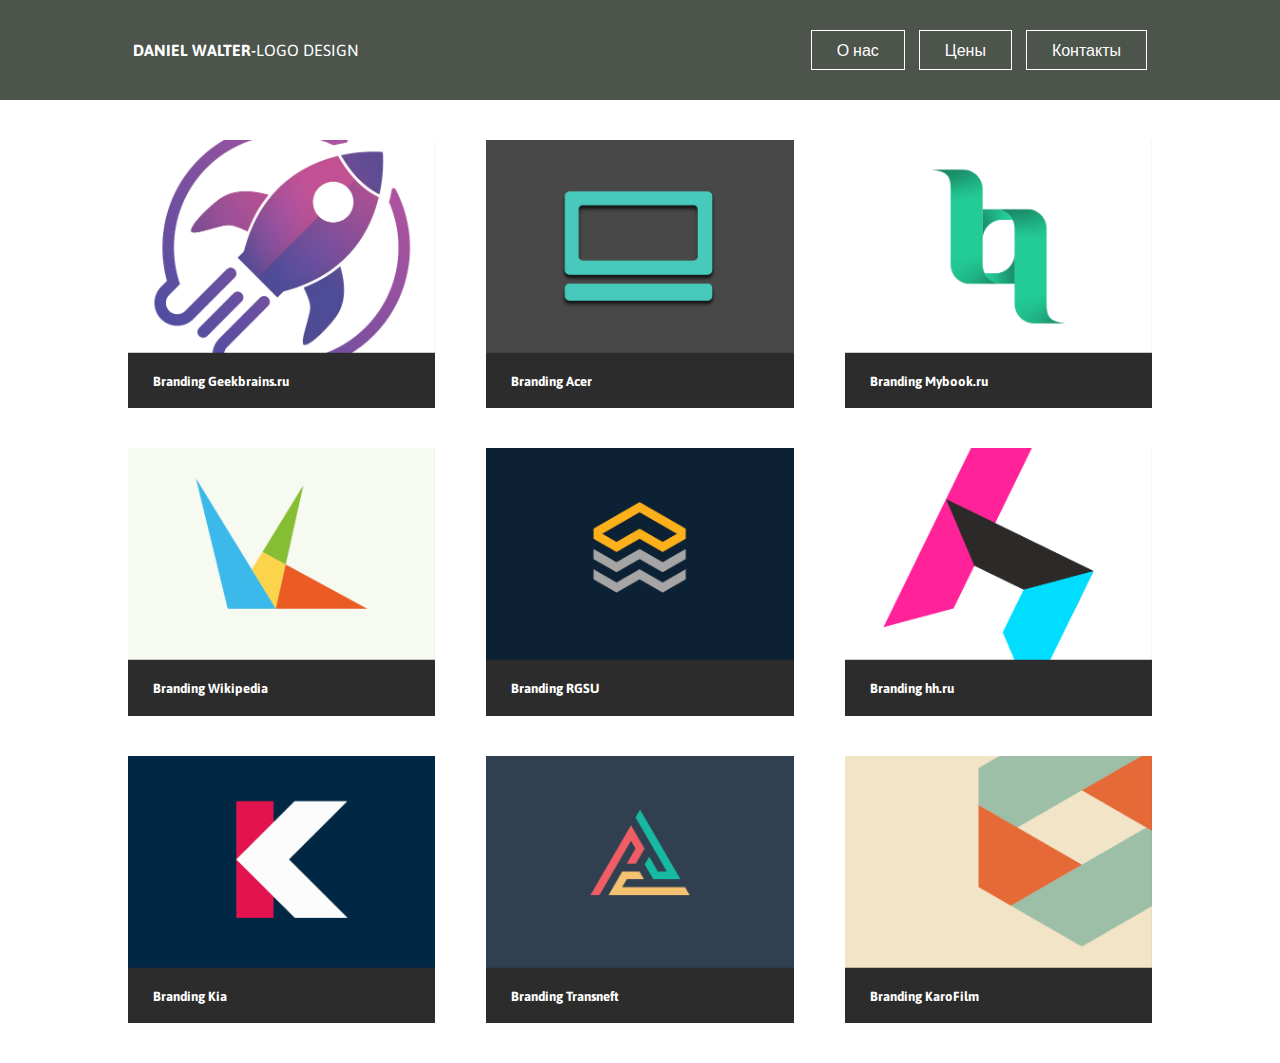
<file: index.html>
<!DOCTYPE html>
<html lang="en">
<head>
    <meta charset="UTF-8">
    <meta name="viewport" content="width=device-width, initial-scale=1.0">
    <title>Logo Design in Aukland, California</title>
    <link rel="stylesheet" href="cssreset-meyers.css">
    <link rel="stylesheet" href="style.css">
    <link rel="preconnect" href="https://fonts.gstatic.com">
    <link href="https://fonts.googleapis.com/css2?family=Asap:ital,wght@0,400;0,700;1,500&display=swap" rel="stylesheet">
    <script src="https://cdnjs.cloudflare.com/ajax/libs/jquery/3.5.1/jquery.min.js" integrity="sha512-bLT0Qm9VnAYZDflyKcBaQ2gg0hSYNQrJ8RilYldYQ1FxQYoCLtUjuuRuZo+fjqhx/qtq/1itJ0C2ejDxltZVFg==" crossorigin="anonymous"></script>
    <script src="jquery.js"></script>
</head>

<body>
  
<div class="header-container">

    <header>

    <div class="logo">

    
        <p><span class="my">DANIEL WALTER-</span>LOGO DESIGN</p>

    </div>
<nav>
    <a href="#" class="navbuttons">О нас</a>
    <a href="#" class="navbuttons">Цены</a>
    <a href="#" class="navbuttons">Контакты</a>

</nav>

<div class="mob-wrapper">

    <img src="icon-burger-menu.svg" width="20px" alt="burgermenu" class="burgermenu">


<div class="mob-nav">
    
    <a href="#" class="mybuttons">О нас</a>
    <a href="#" class="mybuttons">Цены</a>
    <a href="#" class="mybuttons">Контакты</a>
    

</div>

</div>

</header>    


</div>
   
   
   
    <div class="container">

        <div class="col"><a href="https://gb.ru/"><img src="image/image1@2x.png" alt=""><p>Branding Geekbrains.ru</p></a></div>
        <div class="col"><a href="https://www.acer.com"><img src="image/image2@2x.png" alt=""><p>Branding Acer</p></a></div>
        <div class="col"><a href="https://mybook.ru/"><img src="image/image3@2x.png" alt=""><p>Branding Mybook.ru</p></a></div>
        <div class="col"><a href="https://www.wikipedia.org/"><img src="image/image4@2x.png" alt=""><p>Branding Wikipedia</p></a></div>
        <div class="col hide-mobile"><a href="https://rgsu.net/"><img src="image/image5@2x.png" alt=""><p>Branding RGSU</p></a></div>
        <div class="col hide-mobile"><a href="https://hh.ru/"><img src="image/image6@2x.png" alt=""><p>Branding hh.ru</p></a></div>
        <div class="col hide-mobile"><a href="https://www.kia.ru/"><img src="image/image7@2x.png" alt=""><p> Branding Kia</p></a></div>
        <div class="col hide-mobile"><a href="https://www.transneft.ru/"><img src="image/image8@2x.png" alt=""><p>Branding Transneft</p></a></div>
        <div class="col hide-mobile"><a href="https://karofilm.ru/"><img src="image/image9@2x.png" alt=""><p>Branding KaroFilm</p></a></div>
        <div class="col hide-desktop-only"><a href="http://meridian-hotel.com/"><img src="image/image10@2x.png" alt=""><p>Branding Meridian Hotel</p></a></div>
        
   
   
    </div>

</body>
</html>
</file>
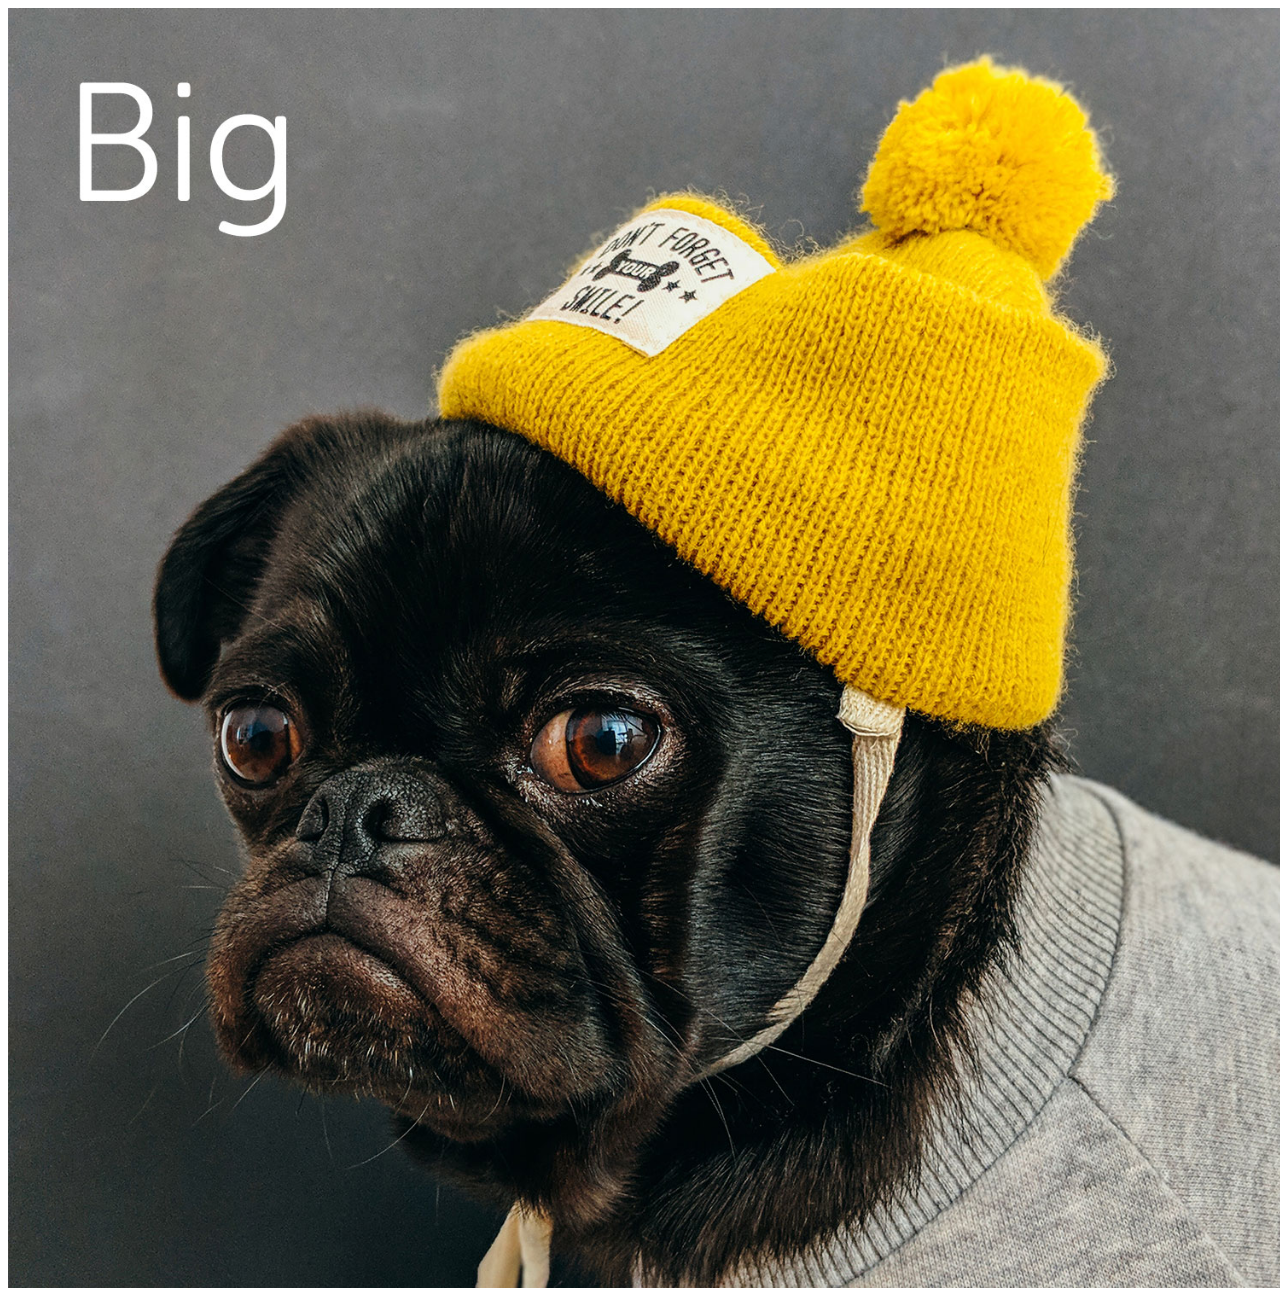
<file: imgsrc-set.html>
<!DOCTYPE html>
<html lang="en">
<head>
    <meta charset="UTF-8">
    <meta name="viewport" content="width=device-width, initial-scale=1.0">
    <title>Pug</title>
</head>
<body>
    <img src="image/pug-charles-unsplash-small.jpg" alt="" srcset="image/pug-charles-unsplash-small.jpg 500w, image/pug-charles-unsplash-medium.jpg 1000w, image/pug-charles-unsplash-big.jpg 1500w">
</body>
</html>
</file>
<file: style.css>
/* Global view */
body {
    font-family: 'Asap', sans-serif;

}

.container {

    min-height: 400px;
    max-width: 1024px;
    margin:0 auto; 
    display: flex;
    flex-wrap:wrap;
    justify-content: space-between;
    padding-top: 140px;
    
   

}

.header-container {

    background-color:#4c544c;
    min-height: 100px;
    display: flex;
    align-items: center;
    position:fixed;
    width: 100%;
    

  
}

header {
    width: 1024px;
    margin: 0 auto;
    display: flex;
    justify-content: space-between;
    align-items: center;
    
    
}

.my {

    font-weight: bold;
}
.navbuttons {

    border: 1px solid;
    padding: 10px 25px;
    text-decoration: none;
    color: white;
    margin-left: 10px;
}

nav
{
    padding-right: 5px;
}

.logo p {
    color:white;
    padding-left: 5px;

}

.col {

    background-color: rgb(43, 44, 43);
    width: 30%;
    margin-bottom: 40px;
    
}

.col img {

    width: 100%;
    height: auto;
}

.col a {
    text-decoration: none;
}
.col p {

    color:white;
    font-size: 0.825rem;
    padding: 20px 25px;
    line-height: 1.25 rem;
}

.col p::first-line
{
    font-weight: bold;
}

.hide-desktop-only {

    display: none;
}

.mob-wrapper {

display: none;

}
 


/* Tablet View */
@media (max-width: 767px){
    
 .col   {width: 47%;
    
}

.hide-desktop-only {

    display: block;
 
}  


nav {
display: none;
}

 nav a 
  {
      display: block;
  }

  .navbuttons {

    margin-left: 0px;
  }
  .logo {
      padding: 40px 5px;
  }
.header-container {
    
    position: relative;
    margin-bottom: 40px;
     }

.container {

    padding: 0px;
}

    
.mob-nav
{
    display: none;
    position: absolute;
    margin-left: -105px;
    padding-top: 10px;
}
.mob-wrapper {

    display: block;
    padding-right: 10px;
    
    
}

.mybuttons 
{
    display: block;
    background-color: rgba(128, 0, 128, 0.781);
    padding: 15px 30px;
    text-align: center;
    color: white;
    text-decoration: none;
}


    

}
/* Mobile View */


    
    
@media (max-width: 400px){
        
    .col{
    
        width: 100%;

    }
  .hide-mobile{

    display:none; 

  }
  

  nav {

    display:none;
  }
  
  nav a 
  {
      display: block;
  }

  .navbuttons {

    margin-left: 0px;
  }
  
  
  .header-container {
    
    position: relative;
    margin-bottom: 40px;
     
}


}
</file>
<file: cssreset-meyers.css>
/* http://meyerweb.com/eric/tools/css/reset/ 
   v2.0 | 20110126
   License: none (public domain)
*/

html, body, div, span, applet, object, iframe,
h1, h2, h3, h4, h5, h6, p, blockquote, pre,
a, abbr, acronym, address, big, cite, code,
del, dfn, em, img, ins, kbd, q, s, samp,
small, strike, strong, sub, sup, tt, var,
b, u, i, center,
dl, dt, dd, ol, ul, li,
fieldset, form, label, legend,
table, caption, tbody, tfoot, thead, tr, th, td,
article, aside, canvas, details, embed, 
figure, figcaption, footer, header, hgroup, 
menu, nav, output, ruby, section, summary,
time, mark, audio, video {
	margin: 0;
	padding: 0;
	border: 0;
	font-size: 100%;
	font: inherit;
	vertical-align: baseline;
}
/* HTML5 display-role reset for older browsers */
article, aside, details, figcaption, figure, 
footer, header, hgroup, menu, nav, section {
	display: block;
}
body {
	line-height: 1;
}
ol, ul {
	list-style: none;
}
blockquote, q {
	quotes: none;
}
blockquote:before, blockquote:after,
q:before, q:after {
	content: '';
	content: none;
}
table {
	border-collapse: collapse;
	border-spacing: 0;
}
</file>
